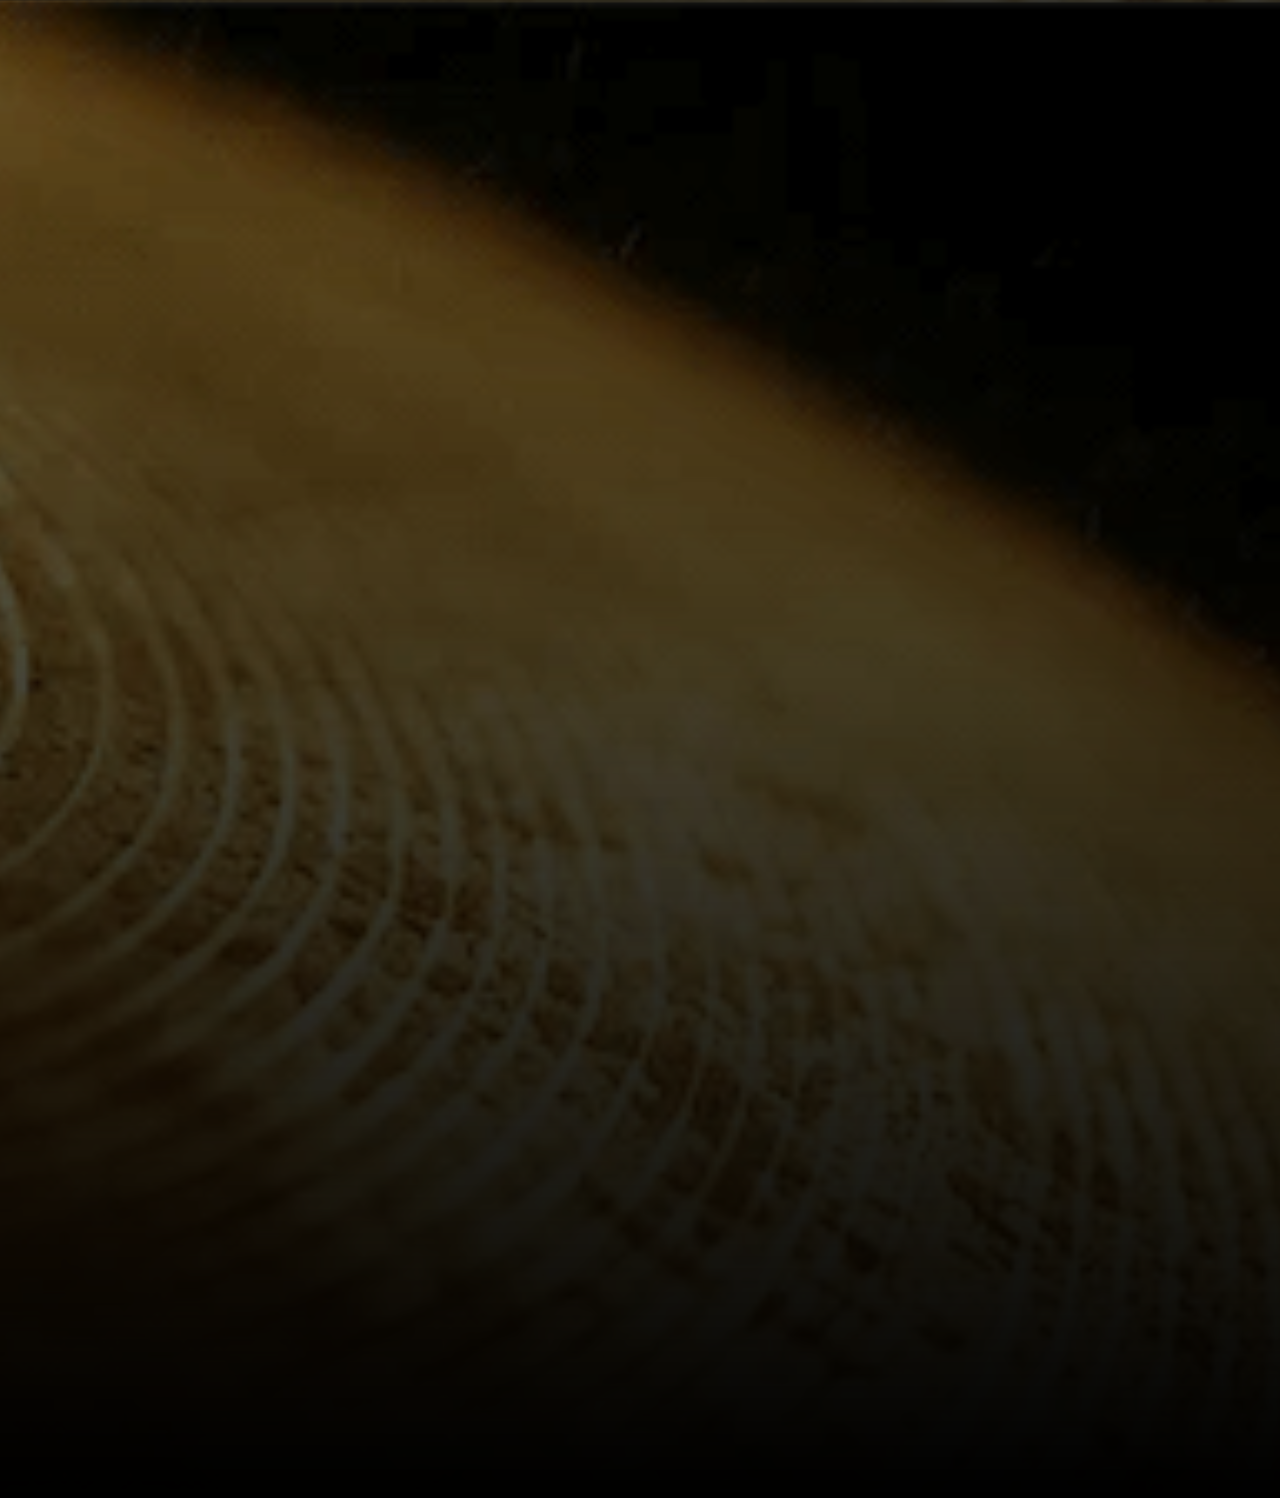
<file: 위플래쉬.html>
<!DOCTYPE html>
<html lang="en">
<head>
    <meta charset="UTF-8">
    <meta name="viewport" content="width=device-width, initial-scale=1.0">
    <title>위플래쉬</title>
    <link type="text/css" rel="stylesheet" href="css.css">
    <style>
         body {
            position: relative;
            background-image: linear-gradient(to bottom, rgba(0, 0, 0, 0.5), rgba(0, 0, 0, 1)), url('2.gif');
            background-size: cover;
            background-position: center;
        }
    </style>
</head>

<body class="fade-in">
    <header>
        <div class="logo">
            <h1><a href="index.html">Cinema</a></h1>
        </div>
        <a href="movie.html" class="gallery-button">갤러리</a>
    </header>

    <section class="section">
        <div class="movie-info">
            <div class="poster">
                <img src="2.jpg" alt="위플래쉬">
            </div>
            <div class="details">
                <h2>위플래쉬</h2>
                <div class="rating">
                    <span>&#9733;</span>
                    <span>&#9733;</span>
                    <span>&#9733;</span>
                    <span>&#9733;</span>
                    <span>&#9733;</span>
                    5.0
                </div>
                <p style="color: gray;">2014 | 관람등급: 15+ | 1시간 46분 | 드라마, 스릴러</p><br>
                <P>출연: 마일스 텔러, J. K. 시몬스 </P><br>
                <p class="plot">완벽을 추구하는 음악 교수의 지도에 따라, 앤드류는 재즈 뮤지션으로 성공하겠다는 일념에 불탄다. 성공의 대가로 인격이 파괴될지라도.</p>
            </div>
        </div>

        <div class="reviews">
            <div class="review-form">
                <h3>리뷰 작성하기</h3>
                <form action="">
                    <label for="rating">별점 선택:</label>
                    <select id="rating" name="rating" required>
                        <option value="">별점을 선택하세요</option>
                        <option value="5">&#9733;&#9733;&#9733;&#9733;&#9733;</option>
                        <option value="4">&#9733;&#9733;&#9733;&#9733;&#9734;</option>
                        <option value="3">&#9733;&#9733;&#9733;&#9734;&#9734;</option>
                        <option value="2">&#9733;&#9733;&#9734;&#9734;&#9734;</option>
                        <option value="1">&#9733;&#9734;&#9734;&#9734;&#9734;</option>
                    </select>
                    <label for="username">아이디:</label>
                    <input type="text" id="username" name="username" required>
                    <label for="password">비밀번호:</label>
                    <input type="password" id="password" name="password" required>
                    <label for="review">리뷰 내용:</label>
                    <textarea id="review" name="review" required></textarea>
                    <input type="submit" value="리뷰 작성">
                </form>
            </div>
            
            <br>
            <div class="review-list">
                <h3>리뷰 보기</h3><br>
                <div class="review">
                    <p>&#9733;&#9733;&#9733;&#9733;&#9734;</p><br>
                    <span class="user">20222877</span> 님의 리뷰:</p>
                    <p>배우의 연기만으로 보는 사람들을 불안하게 만드는 영화다. 주인공 앤드류 네이먼이 정신적으로 몰리고, 고뇌하다 결국에 마지막에 가서는 본인 스스로 원하던 음악가의 모습으로 각성하는 과정이 숨가쁘다. 네이먼과 플레처의 광기가 충돌하는 마지막이 특히나 끔찍하고도 훌륭하다.</p>
                </div>
                <div class="review">
                    <p>&#9734;&#9734;&#9734;&#9734;&#9734;</p><br>
                    <span class="user"></span> 님의 리뷰:</p>
                    <p></p>
                </div>
            </div>
        </div>
    </section>

    <footer>
        <p>웹프로그래밍 기초와 CSS 기말 과제</p>
    </footer>
</body>
</html>
</file>
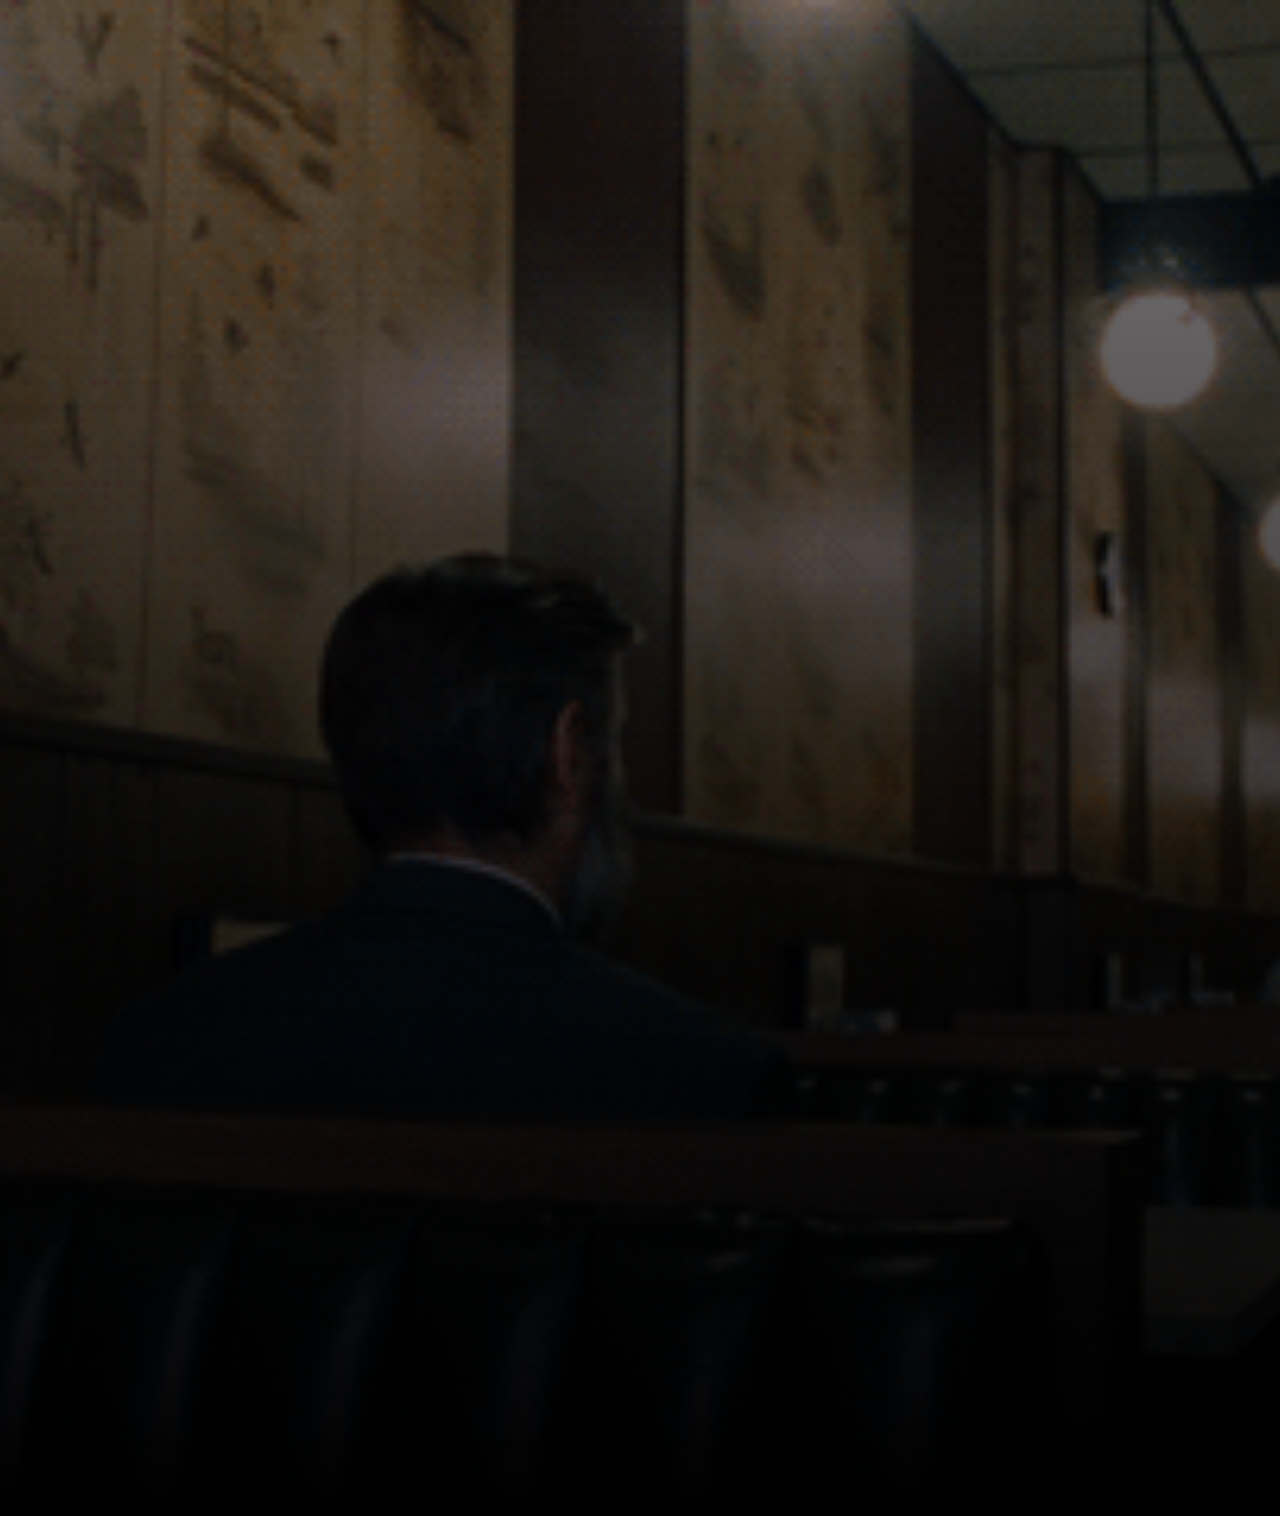
<file: 킬링디어.html>
<!DOCTYPE html>
<html lang="en">
<head>
    <meta charset="UTF-8">
    <meta name="viewport" content="width=device-width, initial-scale=1.0">
    <title>킬링디어</title>
    <link type="text/css" rel="stylesheet" href="css.css">
    <style>
        body {
            position: relative;
            background-image: linear-gradient(to bottom, rgba(0, 0, 0, 0.5), rgba(0, 0, 0, 1)), url('3.gif');
            background-size: cover;
            background-position: center;
            background-repeat: no-repeat;
        }
    </style>
</head>

<body class="fade-in">
    <header>
        <div class="logo">
            <h1><a href="index.html">Cinema</a></h1>
        </div>
        <a href="movie.html" class="gallery-button">갤러리</a>
    </header>

    <section class="section">
        <div class="movie-info">
            <div class="poster">
                <img src="3.jpg" alt="킬링디어">
            </div>
            <div class="details">
                <h2>킬링 디어</h2>
                <div class="rating">
                    <span>&#9733;</span>
                    <span>&#9733;</span>
                    <span>&#9733;</span>
                    <span>&#9733;</span>
                    <span>&#9733;</span>
                    5.0
                </div>
                <p style="color: gray;">2017 | 관람등급: 19+ | 2시간 1분 | 드라마, 스릴러, 호러</p><br>
                <P>출연: 마일스 텔러, J. K. 시몬스 </P><br>
                <p class="plot">내게 뭘 원하는 걸까. 수수께끼의 10대 소년이 나타난 후 참담하게 깨져 버렸다. 아름다운 의사 아내와 두 자녀를 둔 완벽한 가정이. 내 앞에 나타난 소년, 바로 너 때문에. 하지만 이 악몽을 끝내려면 더 큰 대가가 필요하다.</p>
            </div>
        </div>

        <div class="reviews">
            <div class="review-form">
                <h3>리뷰 작성하기</h3>
                <form action="">
                    <label for="rating">별점 선택:</label>
                    <select id="rating" name="rating" required>
                        <option value="">별점을 선택하세요</option>
                        <option value="5">&#9733;&#9733;&#9733;&#9733;&#9733;</option>
                        <option value="4">&#9733;&#9733;&#9733;&#9733;&#9734;</option>
                        <option value="3">&#9733;&#9733;&#9733;&#9734;&#9734;</option>
                        <option value="2">&#9733;&#9733;&#9734;&#9734;&#9734;</option>
                        <option value="1">&#9733;&#9734;&#9734;&#9734;&#9734;</option>
                    </select>
                    <label for="username">아이디:</label>
                    <input type="text" id="username" name="username" required>
                    <label for="password">비밀번호:</label>
                    <input type="password" id="password" name="password" required>
                    <label for="review">리뷰 내용:</label>
                    <textarea id="review" name="review" required></textarea>
                    <input type="submit" value="리뷰 작성">
                </form>
            </div>
            
            <br>
            <div class="review-list">
                <h3>리뷰 보기</h3><br>
                <div class="review">
                    <p>&#9733;&#9733;&#9733;&#9733;&#9734;</p><br>
                    <span class="user">20222877</span> 님의 리뷰:</p>
                    <p>호러와 스릴러 영화는 좋아하지 않는데, 킬링디어는 요르고스 란티모스 감독의 연출 실력이 느껴지는 영화여서 재미있게 봤다. 이 영화는 여러 번 봐야만 이해할 수 있는데, 나는 영화 전반에 깔려있는 그리스 신화적 메타포를 해석하는 것이 즐거웠던 기억이 난다. 호러 영화지만 점프 스케어 등 시청에 부담을 주는 장면이 나오지 않는다. 몇 번이고 계속 보고 싶은 영화. 다만 호불호는 많이 갈릴 듯 싶다.</p>
                </div>
                <div class="review">
                    <p>&#9734;&#9734;&#9734;&#9734;&#9734;</p><br>
                    <span class="user"></span> 님의 리뷰:</p>
                    <p></p>
                </div>
            </div>
        </div>
    </section>

    <footer>
        <p>웹프로그래밍 기초와 CSS 기말 과제</p>
    </footer>
</body>
</html>
</file>
<file: css.css>
html {
    scroll-behavior: smooth;
}

header {
    display: flex;
    justify-content: space-between;
    align-items: center;
    padding: 20px;
    background: #111;
    position: fixed;
    width: 100%;
    top: 0;
    z-index: 1000;
}

body {
    background: #000;
    color: #fff;
    line-height: 1;
    margin-top: 80px;
    position: relative;
    padding-bottom: 60px;
    
}

.logo h1 {
    font-size: 2.5em;
    color: #e50914;
}

.logo a {
    text-decoration-line: none;
    color: #e50914;
}

.gallery-button {
    background: #e50914;
    color: #fff;
    padding: 10px 20px;
    border: none;
    border-radius: 5px;
    cursor: pointer;
    transition: background 0.3s ease, transform 0.3s ease;
    text-decoration-line: none;
}

.gallery-button:hover {
    background: #d40813;
    transform: scale(1.05);
}


.section {
    padding: 100px 20px;
    text-align: center;
}

.intro {
    position: relative;
    background-image: linear-gradient(to bottom, rgba(0, 0, 0, 0.5), rgba(0, 0, 0, 1)), url('인셉션.jpeg');
    background-size: cover;
    background-position: center;
    background-repeat: no-repeat;
    padding: 200px 20px;
    text-align: center;
    color: #fff;
}

.intro h2 {
    font-size: 2.5em;
    margin-bottom: 10px;
}

.intro p {
    font-size: 1.2em;
    margin-bottom: 20px;
}

.go {
    display: inline-block;
    padding: 15px 50px;
    background: #e50914;
    color: #fff;
    text-decoration: none;
    border-radius: 25px;
    transition: background 0.3s ease, transform 0.3s ease;
}

.go:hover {
    background: #d40813;
    transform: scale(1.05);
}

.movie-list {
    display: flex;
    justify-content: center;
    flex-wrap: wrap;
    gap: 20px;
    padding: 20px;
}

.movie {
    width: calc(25% - 10px);
    background: #222;
    border-radius: 10px;
    overflow: hidden;
    transition: transform 0.3s ease, box-shadow 0.3s ease;
    box-shadow: 0 5px 15px rgba(0, 0, 0, 0.3);
    display: flex;
    flex-direction: column;
    align-items: center;
    text-align: center;
}

.movie img {
    width: 100%;
    height: auto;
    object-fit: cover;
    display: block;
}

.ticket {
    padding: 10px;
    text-align: center;
}

.ticket h3 {
    font-size: 1.2em;
    color: #e50914;
    margin-bottom: 10px;
}

.ticket p {
    font-size: 0.8em;
    margin-bottom: 5px;
}

.movie:hover {
    transform: translateY(-10px);
    box-shadow: 0 15px 35px rgba(0, 0, 0, 0.5);
}

footer {
    text-align: center;
    padding: 20px;
    background: #111;
    position: absolute;
    width: 100%;
    bottom: 0;
}

@media screen and (max-width: 600px) {
    .movie-list {
        display: block;
        padding: 10px;
    }

    .movie {
        width: 100%;
        margin-bottom: 20px;
    }
    
}

/* 영화 페이지 */
* {
    margin: 0;
    padding: 0;
    box-sizing: border-box;
}

.section {
    padding: 20px;
    max-width: 960px;
    margin: 0 auto;
}

.movie-info {
    display: flex;
    gap: 20px;
}

.poster {
    flex: 1;
}

.poster img {
    width: 100%;
    border-radius: 10px;
    box-shadow: 0 5px 15px rgba(0, 0, 0, 0.3);
}

.details {
    margin-top: 100px;
    flex: 2;
}

.details h2 {
    font-size: 2em;
    margin-bottom: 10px;
}

.rating {
    font-size: 1.5em;
    color: #ffd700;
    margin-bottom: 10px;
}

.plot {
    font-size: 1.2em;
    margin-bottom: 20px;
}

.reviews {
    margin-top: 40px;
    padding-top: 20px;
    border-top: 1px solid #666;
}

.review-form {
    margin-top: 20px;
}

.review-form h3 {
    font-size: 1.5em;
    margin-bottom: 10px;
}

.review-form label {
    display: block;
    margin-bottom: 5px;
}

.review-form textarea {
    width: 100%;
    height: 100px;
    padding: 10px;
    margin-bottom: 10px;
    font-size: 1.1em;
}

.review-form select,
.review-form input {
    width: 100%;
    padding: 10px;
    font-size: 0.9em;
    margin-bottom: 10px;
}

.review-form input[type="submit"] {
    background-color: #e50914;
    color: #fff;
    border: none;
    padding: 10px 20px;
    font-size: 1em;
    cursor: pointer;
    border-radius: 5px;
    transition: background-color 0.3s ease;
}

.review-form input[type="submit"]:hover {
    background-color: #cc0610;
}

.review-list {
    margin: 20px;
}

.review {
    margin-bottom: 30px;
    padding: 10px;
    background-color: #333;
    border-radius: 10px;
}

.review p {
    font-size: 1.1em;
    margin: 5px;
    line-height: 1.em;
}

.review .user {
    font-weight: bold;
    color: #e50914;
}

.fade-in {
    opacity: 0;
    animation: fadeInAnimation 1s ease-in-out forwards;
}

@keyframes fadeInAnimation {
    from {
        opacity: 0;
    }
    to {
        opacity: 1;
    }
}

@media screen and (max-width: 600px) {
    .movie-info {
        flex-direction: column;
    }

    .details {
        order: 2;
    }
}
</file>
